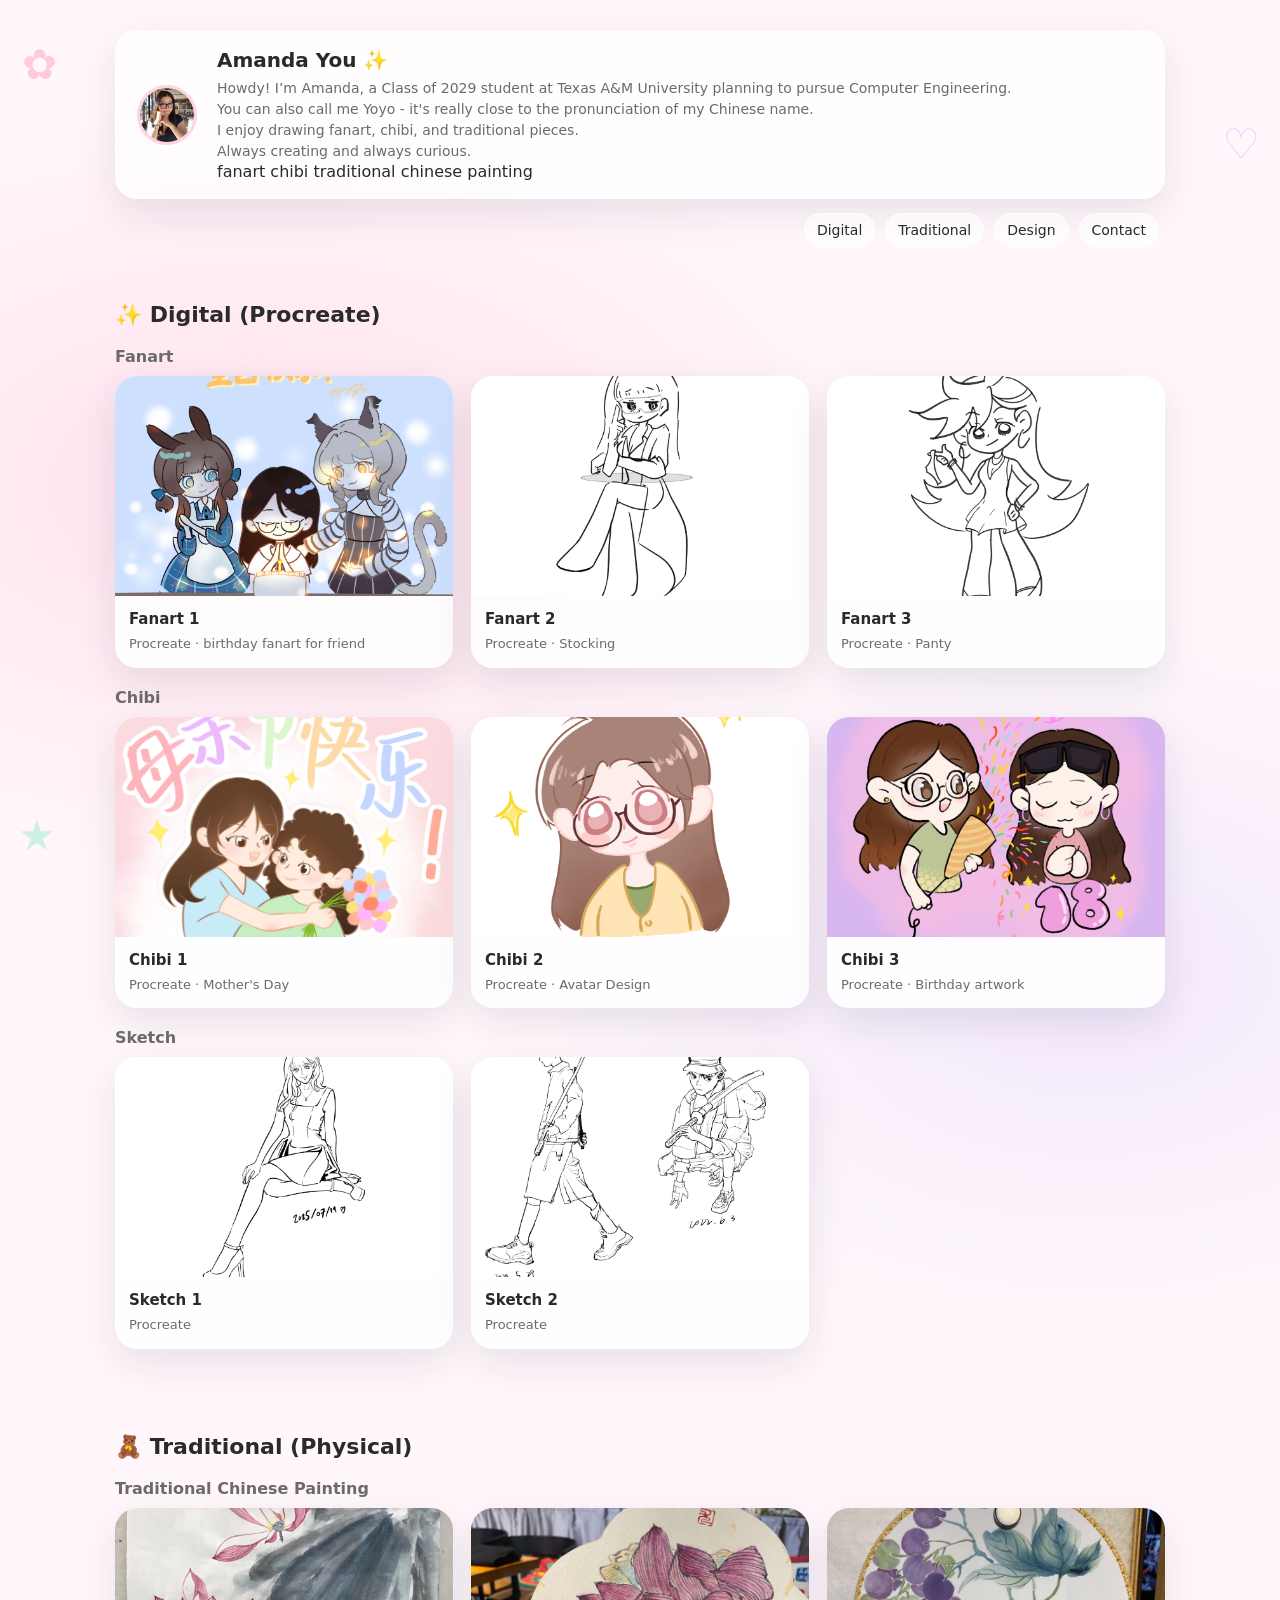
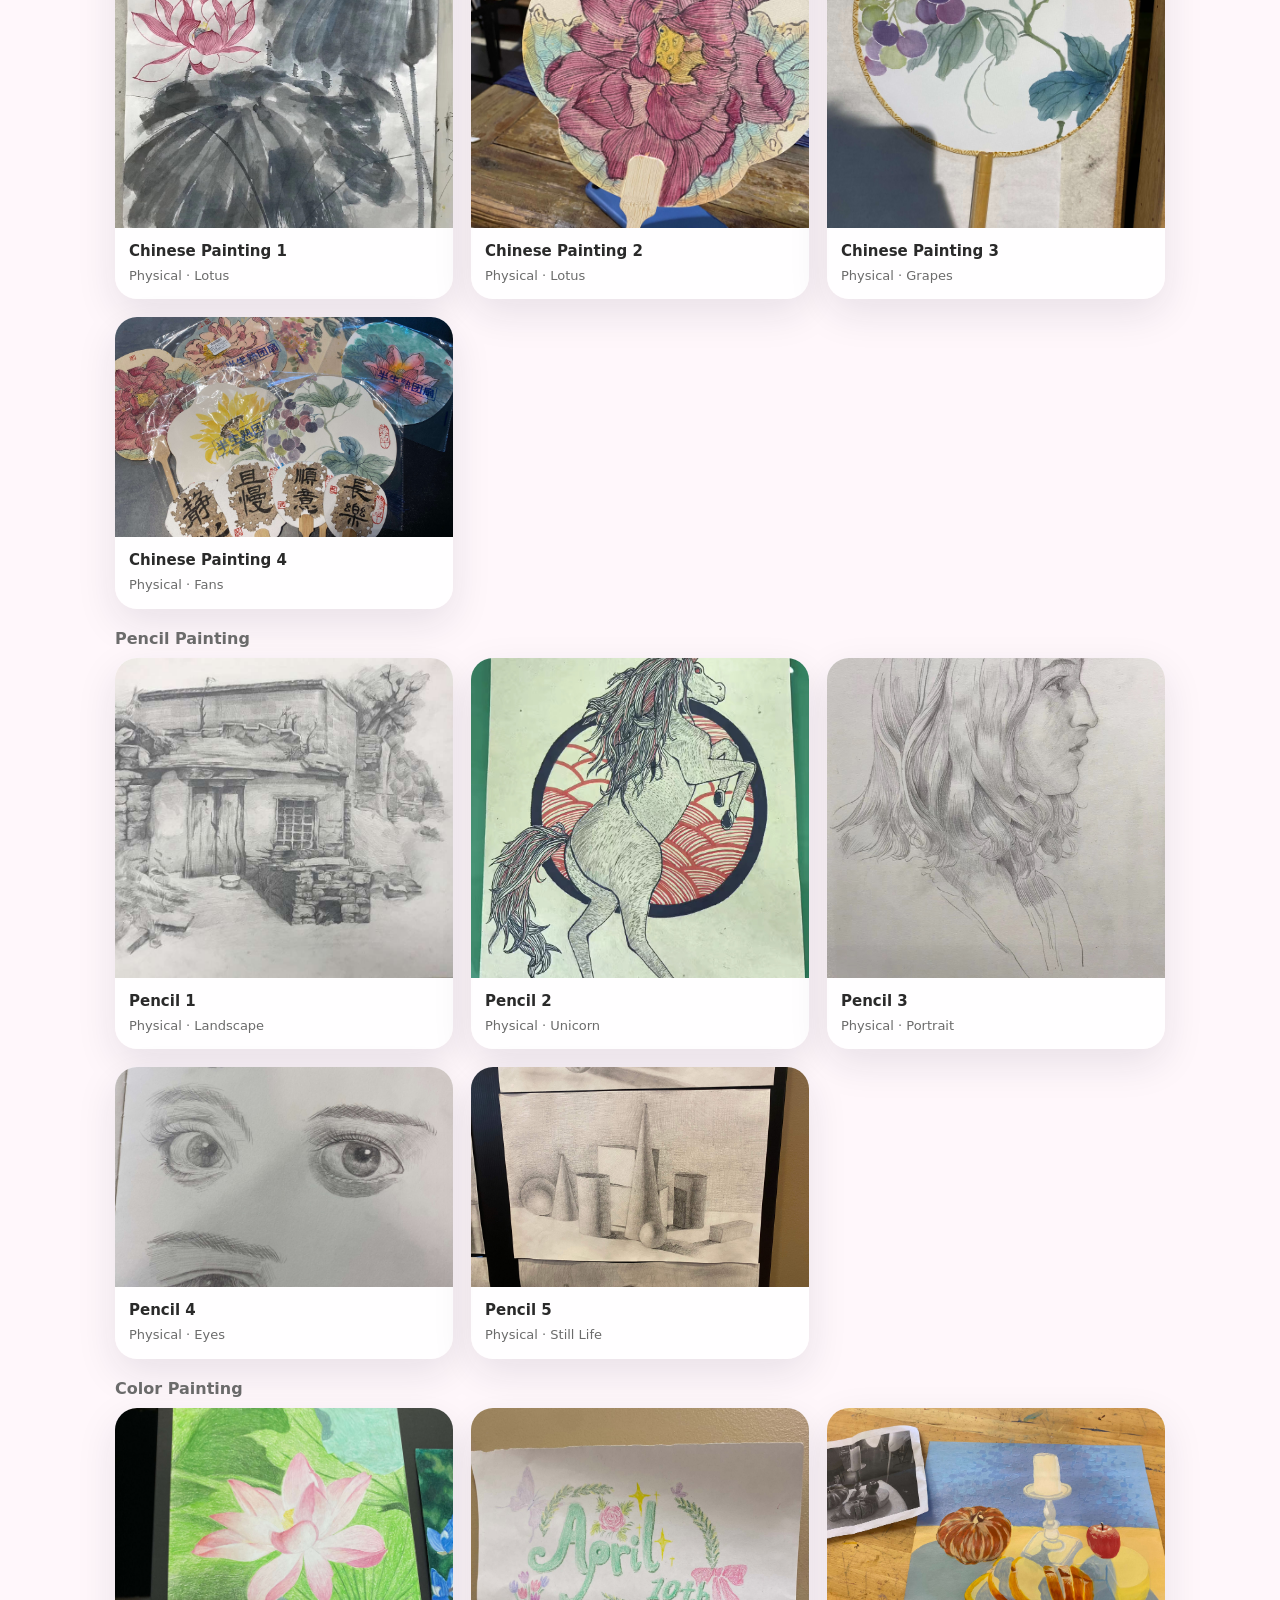
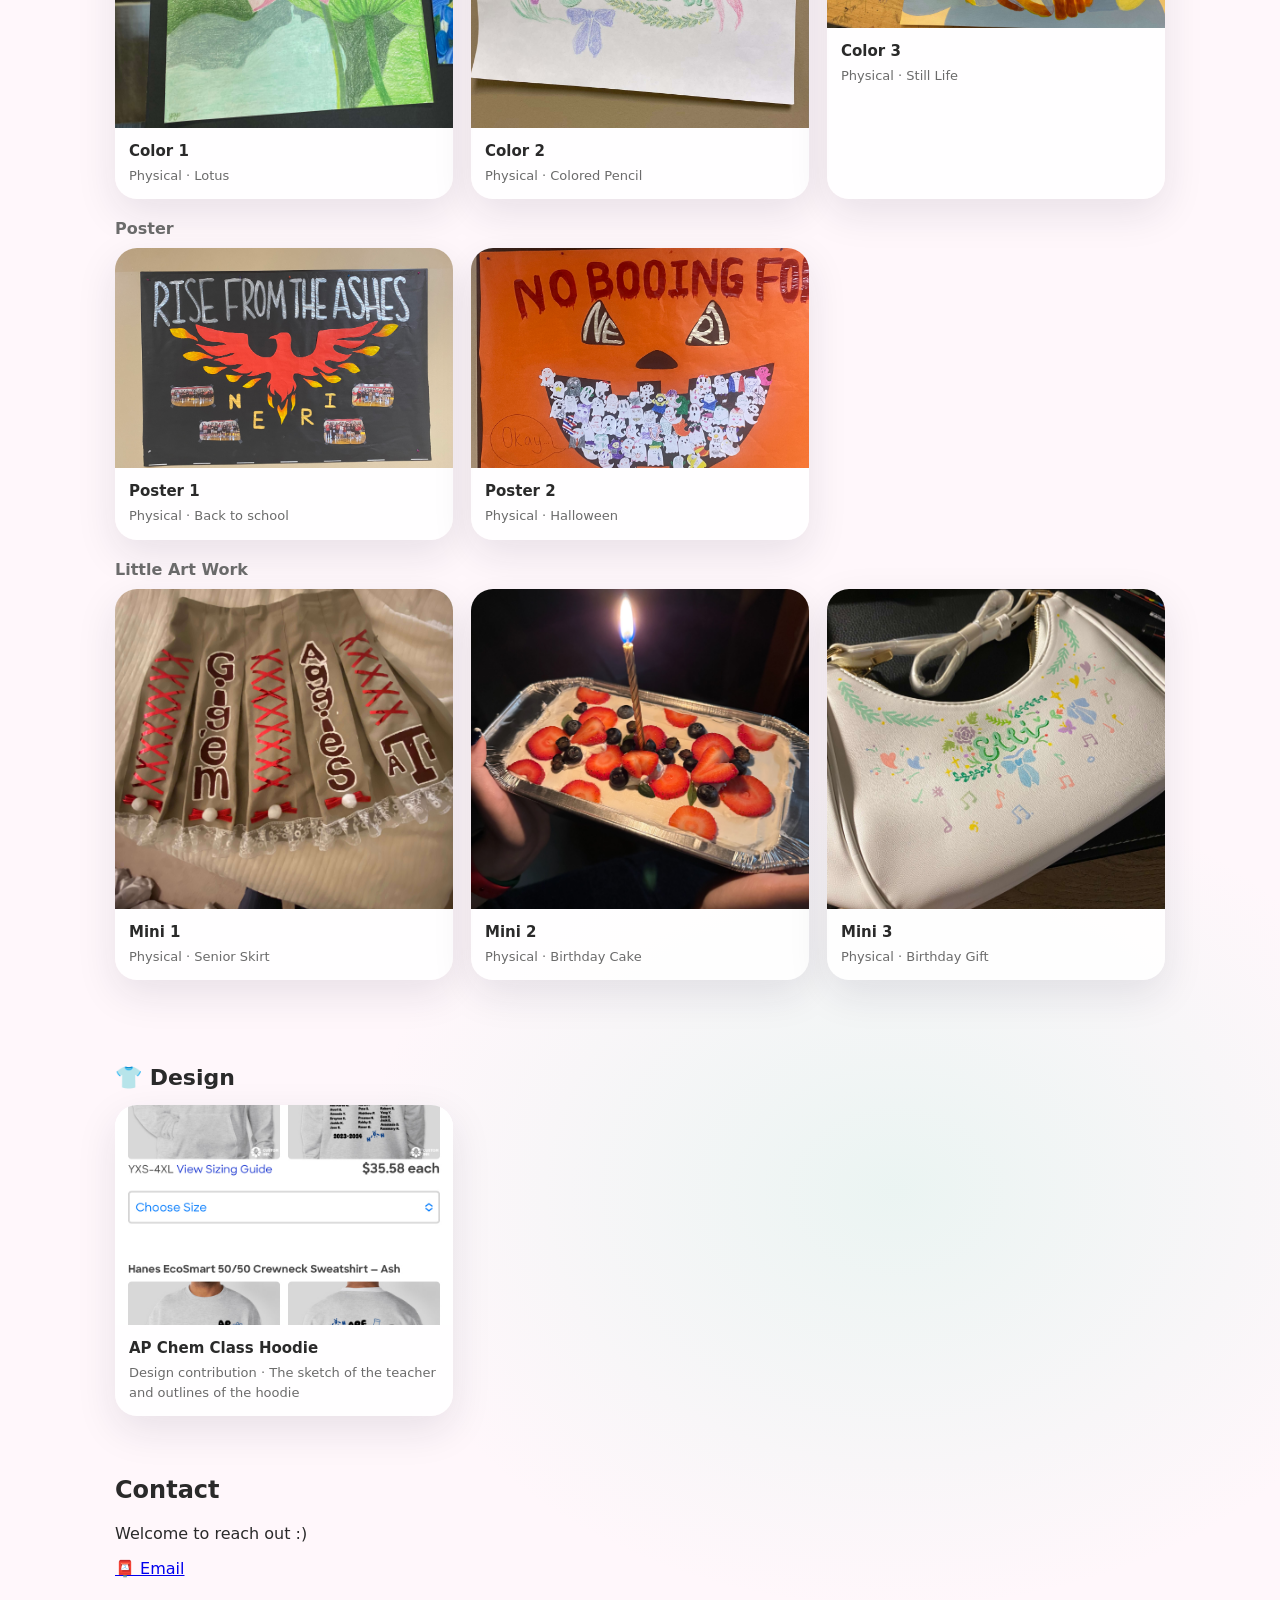
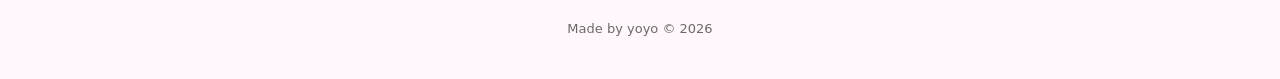
<file: index.html>
<!doctype html>
<html lang="zh-CN">
<head>
  <meta charset="utf-8" />
  <meta name="viewport" content="width=device-width,initial-scale=1" />
  <title>Amanda's Art Portfolio</title>
  <link rel="stylesheet" href="style.css" />
</head>

<body>

  <div class="sticker s1">✿</div>
  <div class="sticker s2">♡</div>
  <div class="sticker s3">★</div>

  <header class="wrap header">
    <div class="profile">
      <img class="avatar" src="art-work/avatar/avatar.jpeg" alt="avatar" />
      <div class="intro">
        <h1>Amanda You <span class="sparkle">✨</span></h1>

        <p class="tagline">
          Howdy! I’m Amanda, a Class of 2029 student at Texas A&M University planning to pursue Computer Engineering.<br>
          You can also call me Yoyo - it's really close to the pronunciation of my Chinese name.<br>
          I enjoy drawing fanart, chibi, and traditional pieces.<br>
          Always creating and always curious.
        </p>

        <div class="chips">
          <span class="chip">fanart</span>
          <span class="chip">chibi</span>
          <span class="chip">traditional chinese painting</span>
        </div>
      </div>
    </div>

    <nav class="nav">
      <a class="navlink" href="#digital">Digital</a>
      <a class="navlink" href="#traditional">Traditional</a>
      <a class="navlink" href="#design">Design</a>
      <a class="navlink" href="#contact">Contact</a>
    </nav>
  </header>

  <main class="wrap">

    <!-- ================== DIGITAL ================== -->
    <section id="digital" class="section">
      <h2 class="section-title">✨ Digital (Procreate)</h2>

      <h3 class="sub">Fanart</h3>
      <div class="grid">
        <article class="card">
          <img src="art-work/fanart/fanart1.jpg" alt="fanart 1">
          <div class="meta"><h4>Fanart 1</h4><p>Procreate · birthday fanart for friend</p></div>
        </article>

        <article class="card">
          <img src="art-work/fanart/fanart2.jpg" alt="fanart 2">
          <div class="meta"><h4>Fanart 2</h4><p>Procreate · Stocking</p></div>
        </article>

        <article class="card">
          <img src="art-work/fanart/fanart3.jpg" alt="fanart 3">
          <div class="meta"><h4>Fanart 3</h4><p>Procreate · Panty</p></div>
        </article>
      </div>

      <h3 class="sub">Chibi</h3>
      <div class="grid">
        <article class="card">
          <img src="art-work/chibi/chibi1.jpg" alt="chibi 1">
          <div class="meta"><h4>Chibi 1</h4><p>Procreate · Mother's Day</p></div>
        </article>

        <article class="card">
          <img src="art-work/chibi/chibi2.jpg" alt="chibi 2">
          <div class="meta"><h4>Chibi 2</h4><p>Procreate · Avatar Design</p></div>
        </article>

        <article class="card">
          <img src="art-work/chibi/chibi3.jpg" alt="chibi 3">
          <div class="meta"><h4>Chibi 3</h4><p>Procreate · Birthday artwork</p></div>
        </article>
      </div>

      <h3 class="sub">Sketch</h3>
      <div class="grid">
        <article class="card">
          <img src="art-work/sketch/sketch1.jpg" alt="sketch 1">
          <div class="meta"><h4>Sketch 1</h4><p>Procreate</p></div>
        </article>

        <article class="card">
          <img src="art-work/sketch/sketch2.jpg" alt="sketch 2">
          <div class="meta"><h4>Sketch 2</h4><p>Procreate</p></div>
        </article>
      </div>
    </section>

    <!-- ================== TRADITIONAL ================== -->
    <section id="traditional" class="section">
      <h2 class="section-title">🧸 Traditional (Physical)</h2>

      <h3 class="sub">Traditional Chinese Painting</h3>
      <div class="grid">

        <article class="card tall">
          <img src="art-work/traditional/traditional1.jpeg">
          <div class="meta"><h4>Chinese Painting 1</h4><p>Physical · Lotus</p></div>
        </article>

        <article class="card tall">
          <img src="art-work/traditional/traditional2.jpeg">
          <div class="meta"><h4>Chinese Painting 2</h4><p>Physical · Lotus</p></div>
        </article>

        <article class="card tall">
          <img src="art-work/traditional/traditional4.jpeg">
          <div class="meta"><h4>Chinese Painting 3</h4><p>Physical · Grapes</p></div>
        </article>

        <article class="card">
          <img src="art-work/traditional/traditional3.jpeg">
          <div class="meta"><h4>Chinese Painting 4</h4><p>Physical · Fans</p></div>
        </article>

      </div>
      <h3 class="sub">Pencil Painting</h3>
      <div class="grid">
        <article class="card tall">
          <img src="art-work/pencil/pencil1.jpeg" alt="pencil 1">
          <div class="meta"><h4>Pencil 1</h4><p>Physical · Landscape</p></div>
        </article>

        <article class="card tall">
          <img src="art-work/pencil/pencil2.jpeg" alt="pencil 2">
          <div class="meta"><h4>Pencil 2</h4><p>Physical · Unicorn</p></div>
        </article>

        <article class="card tall">
          <img src="art-work/pencil/pencil3.jpeg" alt="pencil 3">
          <div class="meta"><h4>Pencil 3</h4><p>Physical · Portrait</p></div>
        </article>

        <article class="card">
          <img src="art-work/pencil/pencil4.jpeg" alt="pencil 4">
          <div class="meta"><h4>Pencil 4</h4><p>Physical · Eyes</p></div>
        </article>

        <article class="card">
          <img src="art-work/pencil/pencil5.jpeg" alt="pencil 5">
          <div class="meta"><h4>Pencil 5</h4><p>Physical · Still Life</p></div>
        </article>
      </div>

      <h3 class="sub">Color Painting</h3>
      <div class="grid">
        <article class="card tall">
          <img src="art-work/color/color1.jpeg" alt="color 1">
          <div class="meta"><h4>Color 1</h4><p>Physical · Lotus</p></div>
        </article>

        <article class="card tall">
          <img src="art-work/color/color2.jpeg" alt="color 2">
          <div class="meta"><h4>Color 2</h4><p>Physical · Colored Pencil</p></div>
        </article>

        <article class="card">
          <img src="art-work/color/color3.jpeg" alt="color 3">
          <div class="meta"><h4>Color 3</h4><p>Physical · Still Life</p></div>
        </article>
      </div>

      <h3 class="sub">Poster</h3>
      <div class="grid">
        <article class="card">
          <img src="art-work/poster/poster1.jpeg" alt="poster 1">
          <div class="meta"><h4>Poster 1</h4><p>Physical · Back to school</p></div>
        </article>

        <article class="card">
          <img src="art-work/poster/poster2.jpeg" alt="poster 2">
          <div class="meta"><h4>Poster 2</h4><p>Physical · Halloween</p></div>
        </article>
      </div>

      <h3 class="sub">Little Art Work</h3>
      <div class="grid">
        <article class="card tall">
          <img src="art-work/mini_artworks/mini1.jpeg" alt="mini 1">
          <div class="meta"><h4>Mini 1</h4><p>Physical · Senior Skirt</p></div>
        </article>

        <article class="card tall">
          <img src="art-work/mini_artworks/mini2.jpeg" alt="mini 2">
          <div class="meta"><h4>Mini 2</h4><p>Physical · Birthday Cake</p></div>
        </article>

        <article class="card tall">
          <img src="art-work/mini_artworks/mini3.jpeg" alt="mini 3">
          <div class="meta"><h4>Mini 3</h4><p>Physical · Birthday Gift</p></div>
        </article>
      </div>
    </section>

    <!-- ================== DESIGN ================== -->
    <section id="design" class="section">
      <h2 class="section-title">👕 Design</h2>
      <div class="grid">
        <article class="card">
          <img src="art-work/merch/merch1.jpeg">
          <div class="meta">
            <h4>AP Chem Class Hoodie</h4>
            <p>Design contribution · The sketch of the teacher and outlines of the hoodie</p>
          </div>
        </article>
      </div>
    </section>

    <!-- ================== CONTACT ================== -->
    <section id="contact" class="panel">
      <h2 class="panel-title">Contact</h2>
      <p class="panel-sub">Welcome to reach out :)</p>

      <div class="contacts">
        <a class="contact" href="mailto:amandayou29@tamu.edu">📮 Email</a>
      </div>
    </section>

  </main>

  <!-- Lightbox -->
  <div class="lightbox" id="lightbox">
    <span class="lightbox-close" id="lightboxClose">✕</span>
    <img class="lightbox-img" id="lightboxImg">
  </div>

  <footer class="wrap footer">
    <p>Made by yoyo © 2026</p>
  </footer>

<script>

const lightbox = document.getElementById("lightbox");
const lightboxImg = document.getElementById("lightboxImg");
const closeBtn = document.getElementById("lightboxClose");

document.querySelectorAll(".card img").forEach(img => {

  img.addEventListener("click", () => {
    lightbox.style.display = "flex";
    lightboxImg.src = img.src;
  });

});

closeBtn.onclick = () => {
  lightbox.style.display = "none";
};

lightbox.onclick = (e) => {
  if(e.target === lightbox){
    lightbox.style.display = "none";
  }
};

document.addEventListener("keydown", e => {
  if(e.key === "Escape"){
    lightbox.style.display = "none";
  }
});

</script>

</body>
</html>
</file>
<file: style.css>
:root{
  --bg: #fff7fb;
  --text: #2a2a2a;
  --muted: #6b6b6b;
  --pink: #ff86b4;
  --lav: #b9a6ff;
  --mint: #82e6c4;
  --shadow: 0 14px 40px rgba(30, 30, 60, 0.10);
  --radius: 22px;
}

*{ box-sizing: border-box; }
html,body{ margin:0; padding:0; }

img{
  max-width: 100%;
  height: auto;
  display: block;
}

body{
  font-family: ui-sans-serif, system-ui, -apple-system, "Segoe UI", Arial, "PingFang SC", "Microsoft YaHei", sans-serif;
  color: var(--text);
  background:
    radial-gradient(1200px 700px at 20% 10%, rgba(255,134,180,.20), transparent 55%),
    radial-gradient(900px 600px at 85% 20%, rgba(185,166,255,.18), transparent 60%),
    radial-gradient(900px 700px at 70% 90%, rgba(130,230,196,.16), transparent 60%),
    var(--bg);
  overflow-x: hidden;
}

.wrap{
  width: min(1050px, 92vw);
  margin: 0 auto;
}

/* ================= HEADER ================= */

.header{
  padding: 30px 0 10px;
}

.profile{
  display:flex;
  align-items:center;
  gap:20px;
  background: rgba(255,255,255,0.7);
  border-radius: var(--radius);
  padding: 18px 22px;
  box-shadow: var(--shadow);
}

.avatar{
  width: 60px;
  height: 60px;
  border-radius: 50%;
  object-fit: cover;
  border: 3px solid rgba(255,134,180,.35);
  flex-shrink: 0;
}

.intro h1{
  margin: 0;
  font-size: 20px;
}

.tagline{
  margin: 6px 0 0;
  font-size: 14px;
  color: var(--muted);
  line-height: 1.5;
}

/* ================= NAV ================= */

.nav{
  display:flex;
  gap: 10px;
  padding: 14px 6px 0;
  justify-content: flex-end;
  flex-wrap: wrap;
}

.navlink{
  text-decoration:none;
  color: var(--text);
  font-size: 14px;
  padding: 8px 12px;
  border-radius: 999px;
  background: rgba(255,255,255,.6);
  border: 1px solid rgba(255,255,255,.7);
  transition: transform .15s ease, box-shadow .15s ease;
}

.navlink:hover{
  transform: translateY(-1px);
  box-shadow: 0 10px 22px rgba(30,30,60,.10);
}

/* ================= SECTIONS ================= */

.section{
  padding: 20px 0;
}

.section-title{
  margin: 25px 0 15px;
  font-size: 22px;
}

.sub{
  margin: 20px 0 10px;
  font-size: 16px;
  color: var(--muted);
}

/* ================= GRID ================= */

.grid{
  display:grid;
  grid-template-columns: repeat(3, 1fr);
  gap: 18px;
  margin-bottom: 20px;
}

@media (max-width: 900px){
  .grid{ grid-template-columns: repeat(2, 1fr); }
}
@media (max-width: 560px){
  .grid{ grid-template-columns: 1fr; }
}

/* ================= CARD ================= */

.card{
  background: rgba(255,255,255,.85);
  border-radius: var(--radius);
  overflow: hidden;
  box-shadow: var(--shadow);
  transition: transform .2s ease, box-shadow .2s ease;
}

.card:hover{
  transform: translateY(-4px);
  box-shadow: 0 20px 55px rgba(30,30,60,.15);
}


.card img{
  width: 100%;
  height: 220px;        
  object-fit: cover;   
  max-height: none;
}

/* tall 类型更高 */
.card.tall img{
  height: 320px;
}

.meta{
  padding: 14px;
}

.meta h4{
  margin: 0 0 6px;
  font-size: 15px;
}

.meta p{
  margin: 0;
  font-size: 13px;
  color: var(--muted);
  line-height: 1.5;
}

/* ================= FOOTER ================= */

.footer{
  padding: 30px 0;
  text-align:center;
  font-size: 13px;
  color: var(--muted);
}

/* ================= STICKERS ================= */

.sticker{
  position: fixed;
  z-index: -1;
  font-size: 42px;
  opacity: .4;
  user-select: none;
}

.s1{ top: 40px; left: 22px; color: var(--pink); }
.s2{ top: 120px; right: 20px; color: var(--lav); }

.s3{ bottom: 40px; left: 18px; color: var(--mint); }

/* ===== Upgrade: nicer hover ===== */
.card img{
  transition: transform .25s ease;
}

.card:hover img{
  transform: scale(1.03);
}

.meta{
  transition: transform .25s ease;
}

.card:hover .meta{
  transform: translateY(-2px);
}

/* ===== Upgrade: click-to-zoom (Lightbox) ===== */
.lightbox{
  position: fixed;
  inset: 0;
  display: none;                 
  place-items: center;
  background: rgba(20, 18, 26, 0.75);
  backdrop-filter: blur(6px);
  z-index: 9999;
  padding: 22px;
}

.lightbox.is-open{
  display: grid;
}

.lightbox-inner{
  width: min(1100px, 92vw);
  max-height: 88vh;
  position: relative;
  border-radius: 18px;
  overflow: hidden;
  box-shadow: 0 30px 80px rgba(0,0,0,.35);
  background: rgba(255,255,255,.10);
}

.lightbox-img{
  width: 100%;
  height: 88vh;
  max-height: 88vh;
  object-fit: contain;
  display: block;
  background: rgba(0,0,0,.12);
}

.lightbox-close{
  position: absolute;
  top: 10px;
  right: 10px;
  width: 42px;
  height: 42px;
  border-radius: 999px;
  border: 1px solid rgba(255,255,255,.35);
  background: rgba(0,0,0,.35);
  color: #fff;
  font-size: 20px;
  cursor: pointer;
}

.lightbox-tip{
  position: absolute;
  left: 12px;
  bottom: 10px;
  padding: 6px 10px;
  border-radius: 999px;
  font-size: 12px;
  color: rgba(255,255,255,.85);
  background: rgba(0,0,0,.35);
  border: 1px solid rgba(255,255,255,.18);
}

.card img{
  cursor: zoom-in;
}
</file>
